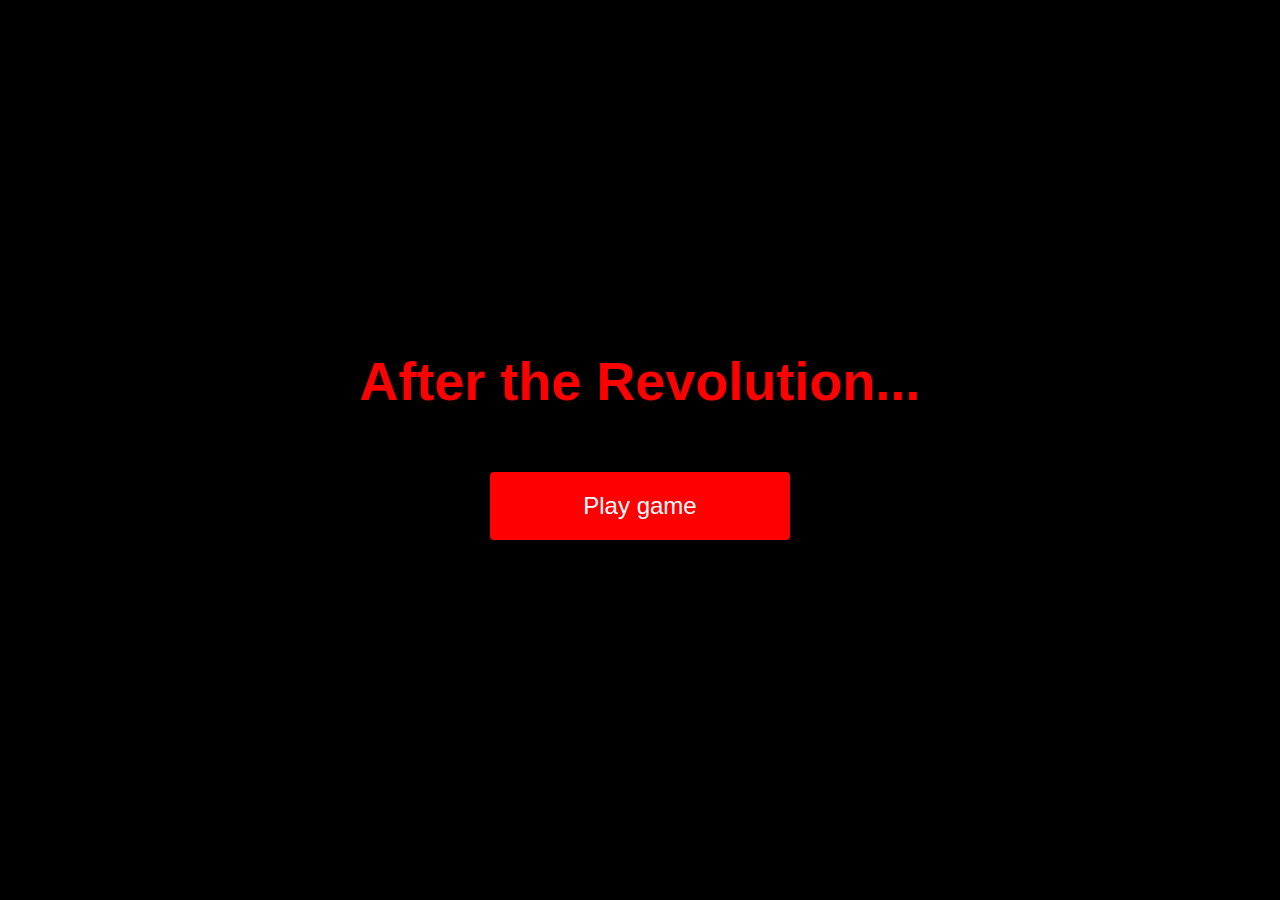
<file: revolutionary-quiz/index.html>
<!DOCTYPE html>
<html lang="en">
<head>
    <meta charset="UTF-8">
    <meta name="viewport" content="width=device-width, initial-scale=1.0">
    <title>Home page</title>
    <link rel="stylesheet" href="style.css">
</head>
<body>
    <div class="container">
        <div id="home" class="flex-column flex-center">
            <h1>After the Revolution...</h1>
            <a href="/intro.html" class="btn">Play game</a>
        </div>
    </div>
</body>
</html>
</file>
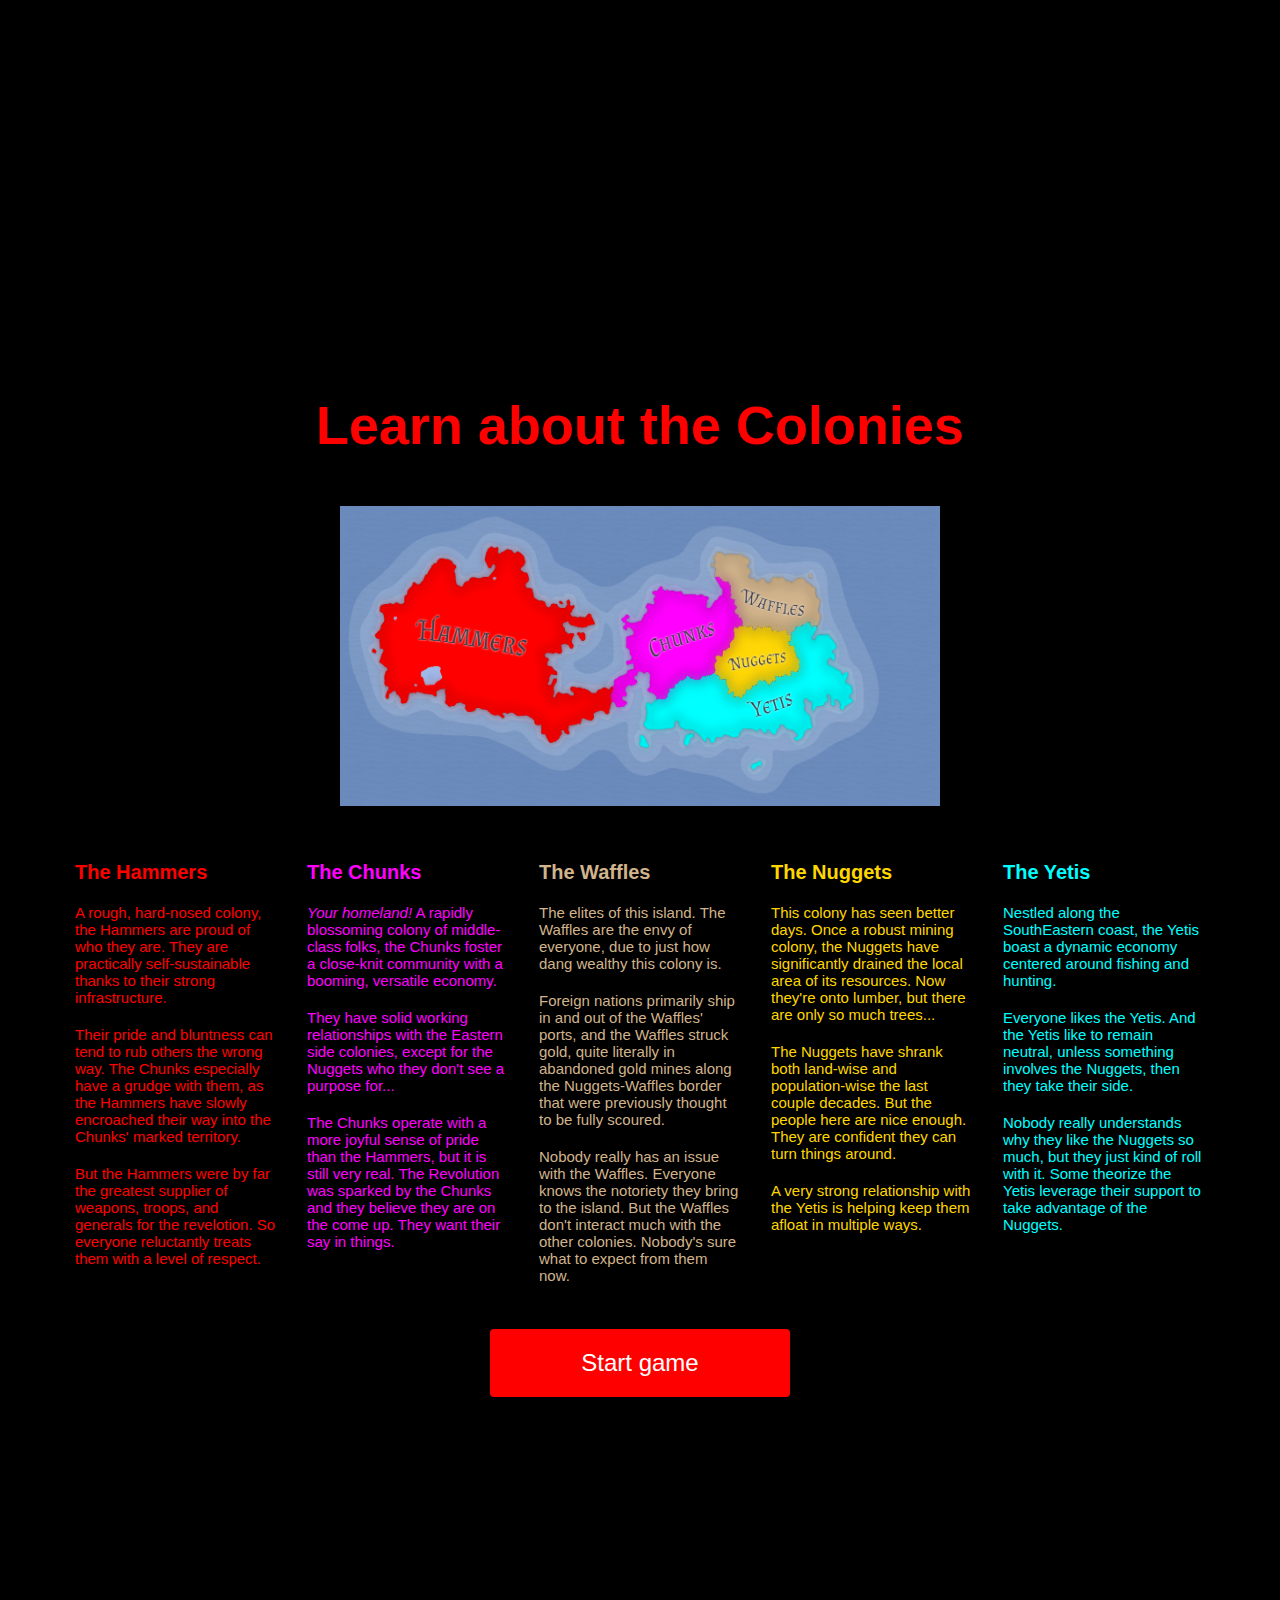
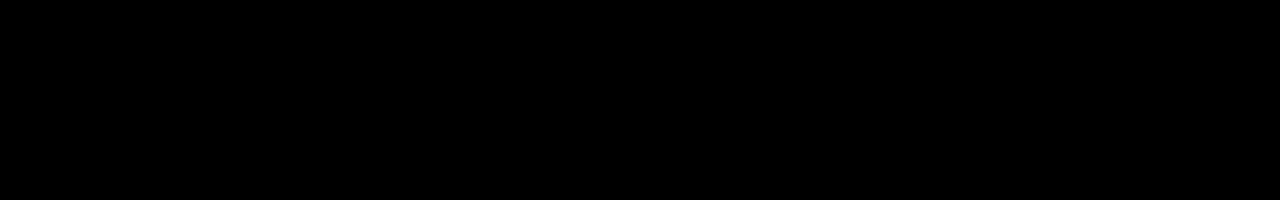
<file: revolutionary-quiz/colonies.html>
<!DOCTYPE html>
<html lang="en">
<head>
    <meta charset="UTF-8">
    <meta http-equiv="X-UA-Compatible" content="IE=edge">
    <meta name="viewport" content="width=device-width, initial-scale=1.0">
    <title>Colonies</title>
    <link rel="stylesheet" href="colonies.css">
</head>
<body>
    <div class="container">
        <div id="colonies" class="flex-column flex-center">
            <h1>Learn about the Colonies</h1>
            <img src="lassian_colonies.png" alt="The Lassian Colonies" width="600" height="300">
            <div class="row">
                <div class = "column 1">
                    <p>
                        <b style="color:red;">The Hammers</b>
                    </p>
                    <p style="color:red;">
                        A rough, hard-nosed colony, the Hammers are proud of who they are.
                        They are practically self-sustainable thanks to their strong infrastructure.
                    </p>
                    <p style="color:red;">
                        Their pride and bluntness can tend to rub others the wrong way. The Chunks
                        especially have a grudge with them, as the Hammers have slowly encroached their way
                        into the Chunks' marked territory.
                    </p>
                    <p style="color:red;">
                        But the Hammers were by far the greatest supplier of weapons, troops, and generals for the revelotion.
                        So everyone reluctantly treats them with a level of respect.
                    </p>
                </div>
                <div class = "column 2">
                    <p>
                        <b style="color:magenta;">The Chunks</b>
                    </p>
                    <p style="color:magenta;">
                        <i>Your homeland!</i> A rapidly blossoming colony of middle-class folks, the Chunks foster a close-knit community
                        with a booming, versatile economy.
                    </p>
                    <p style="color:magenta;">
                        They have solid working relationships with the Eastern side colonies, except for the Nuggets who they
                        don't see a purpose for...
                    </p>
                    <p style="color:magenta;">
                        The Chunks operate with a more joyful sense of pride than the Hammers, but it is still very real. The
                        Revolution was sparked by the Chunks and they believe they are on the come up. They want their say in things.
                    </p>
                </div>
                <div class = "column 3">
                    <p>
                        <b style="color:tan;">The Waffles</b>
                    </p>
                    <p style="color:tan;">
                        The elites of this island. The Waffles are the envy of everyone, due to just how dang wealthy this colony is.
                    </p>
                    <p style="color:tan;">
                        Foreign nations primarily ship in and out of the Waffles' ports, and the Waffles struck gold, quite literally in
                        abandoned gold mines along the Nuggets-Waffles border that were previously thought to be fully scoured.
                    </p>
                    <p style="color:tan;">
                        Nobody really has an issue with the Waffles. Everyone knows the notoriety they bring to the island. But the Waffles
                        don't interact much with the other colonies. Nobody's sure what to expect from them now.
                    </p>
                </div>
                <div class = "column 4">
                    <p style="color:gold;">
                        <b>The Nuggets</b>
                    </p>
                    <p style="color:gold;">
                        This colony has seen better days. Once a robust mining colony, the Nuggets have significantly drained the local area of its resources.
                        Now they're onto lumber, but there are only so much trees...
                    </p>
                    <p style="color:gold;">
                        The Nuggets have shrank both land-wise and population-wise the last couple decades.
                        But the people here are nice enough. They are confident they can turn things around.
                    </p>
                    <p style="color:gold;">
                        A very strong relationship with the Yetis is helping keep them afloat in multiple ways.
                    </p>
                </div>
                <div class = "column 5">
                    <p>
                        <b style="color:cyan;">The Yetis</b>
                    </p>
                    <p style="color:cyan;">
                        Nestled along the SouthEastern coast, the Yetis boast a dynamic economy centered around fishing and hunting.
                    </p>
                    <p style="color:cyan;">
                        Everyone likes the Yetis.
                        And the Yetis like to remain neutral, unless something involves the Nuggets, then they take their side.
                    </p>
                    <p style="color:cyan;">
                        Nobody really understands why they like the Nuggets so much, but they just kind of roll with it. Some theorize the Yetis
                        leverage their support to take advantage of the Nuggets.
                    </p>
                </div>
            </div>
            <a href="/game.html" class="btn">Start game</a>
        </div>
    </div>
</body>
</html>
</file>
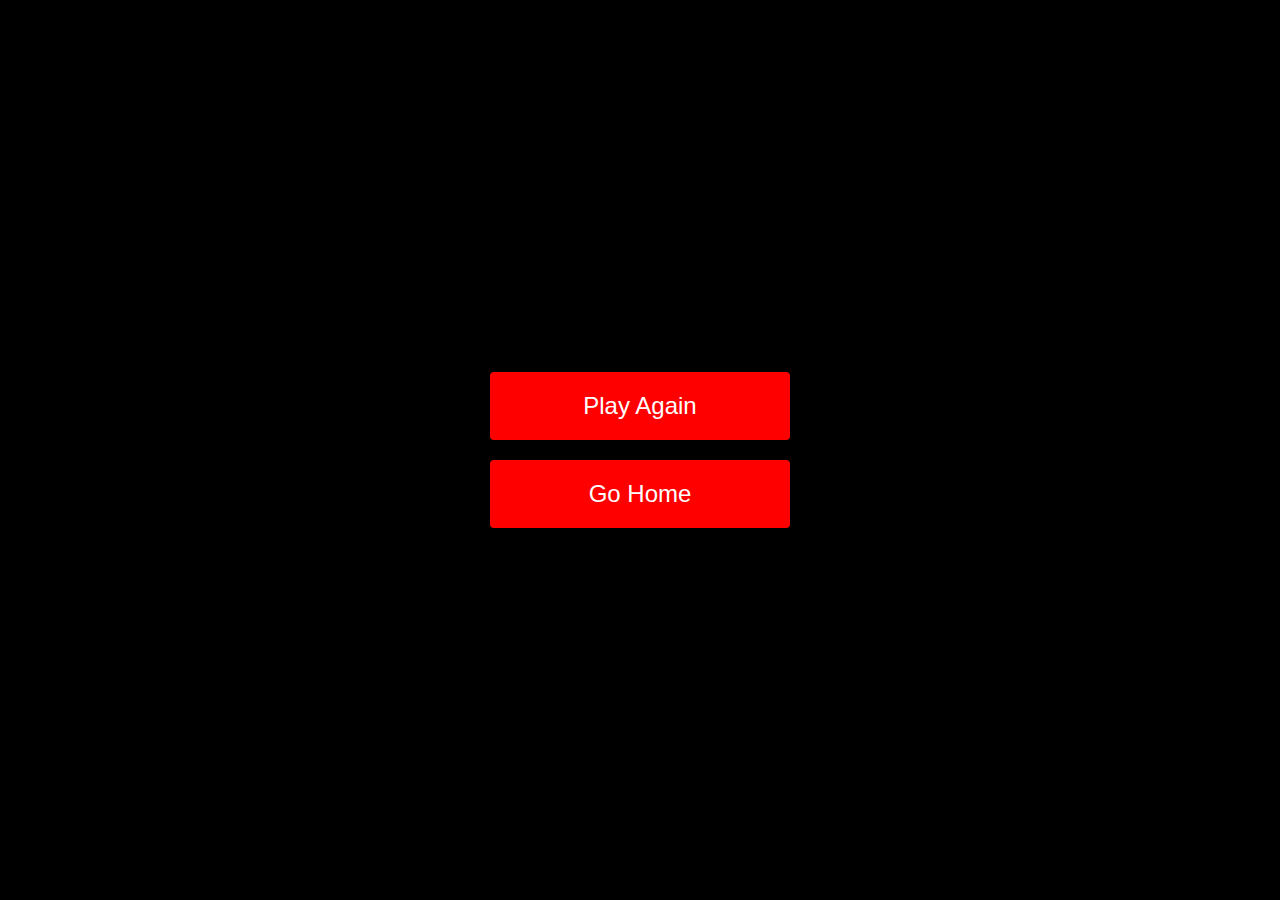
<file: revolutionary-quiz/end.html>
<!DOCTYPE html>
<html lang="en">
<head>
    <meta charset="UTF-8">
    <meta http-equiv="X-UA-Compatible" content="IE=edge">
    <meta name="viewport" content="width=device-width, initial-scale=1.0">
    <title>Document</title>
    <link rel="stylesheet" href="style.css">
    <link rel="stylesheet" href="game.css">
</head>
<body>
    <div class="container">
        <div id="end" class="flex-center flex-column">
            <a href="/intro.html" class="btn">Play Again</a>
            <a href="/" class="btn">Go Home</a>
        </div>
    </div>
    <script src="end.js"></script>
</body>
</html>
</file>
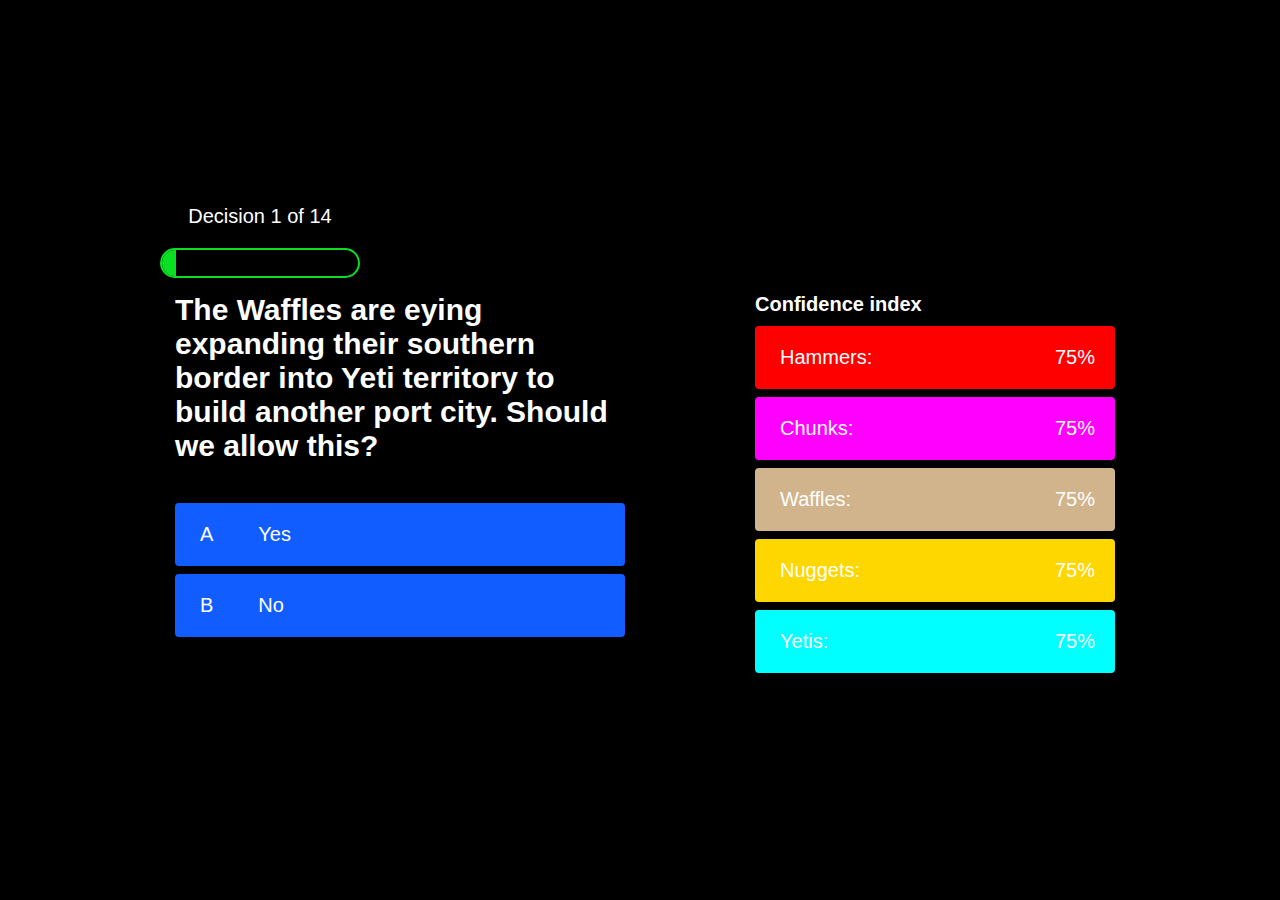
<file: revolutionary-quiz/game.html>
<!DOCTYPE html>
<html lang="en">
<head>
    <meta charset="UTF-8">
    <meta http-equiv="X-UA-Compatible" content="IE=edge">
    <meta name="viewport" content="width=device-width, initial-scale=1.0">
    <title>Quiz Page</title>
    <link rel="stylesheet" href="style.css">
    <link rel="stylesheet" href="game.css">
</head>
<body>
    <div class="container">
        <div id="game" class="justify-center flex-column">
            <div id="hud">
                <div class="hud-item">
                    <p id="progressText" class="hud-prefix">
                        Question
                    </p>
                    <div id="progressBar">
                        <div id="progressBarFull"></div>
                    </div>
                </div>
            </div>
            <div class = "row">
                <div class = "column q">
                    <h4 id="question">What is the answer to this question</h4>
                    <div class="choice-container">
                        <p class="choice-prefix">A</p>
                        <p class="choice-text" data-number="1">Choice</p>
                    </div>
                    <div class="choice-container">
                        <p class="choice-prefix">B</p>
                        <p class="choice-text" data-number="2">Choice</p>
                    </div>
                </div>
                <div class = "column col">
                    <h3>Confidence index</h3>
                    <div class="hammers-container">
                        <p class="colony-prefix">Hammers: </p>
                        <p id="hammers" class="colony-text" data-number="0">1</p>
                    </div>
                    <div class="chunks-container">
                        <p class="colony-prefix">Chunks: </p>
                        <p id="chunks" class="colony-text" data-number="1">2</p>
                    </div>
                    <div class="waffles-container">
                        <p class="colony-prefix">Waffles: </p>
                        <p id="waffles" class="colony-text" data-number="2">3</p>
                    </div>
                    <div class="nuggets-container">
                        <p class="colony-prefix">Nuggets: </p>
                        <p id="nuggets" class="colony-text" data-number="3">4</p>
                    </div>
                    <div class="yetis-container">
                        <p class="colony-prefix">Yetis: </p>
                        <p id="yetis" class="colony-text" data-number="4">5</p>
                    </div>
                </div>
            </div>
        </div>    
    </div>
    <script src="game.js"></script>
</body>
</html>
</file>
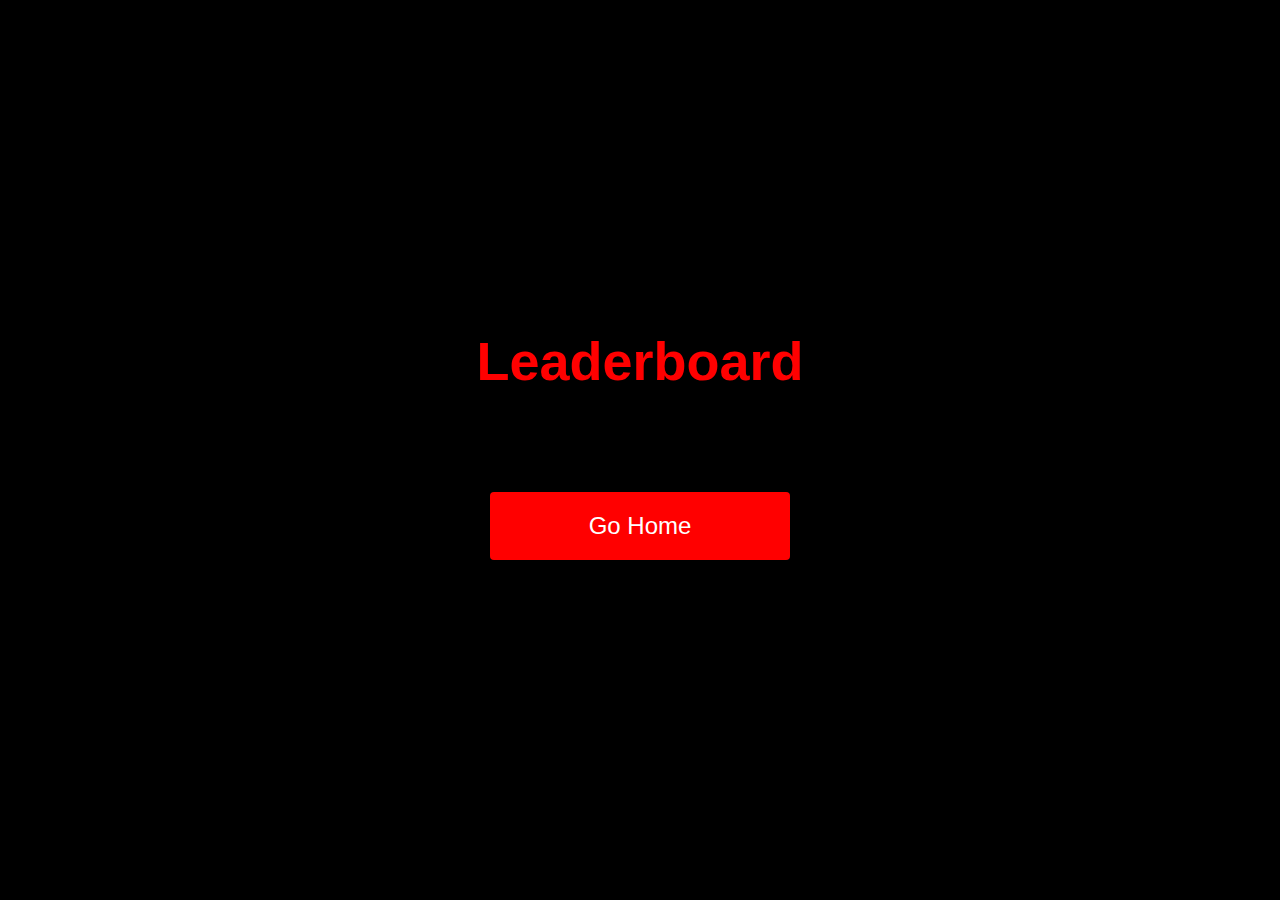
<file: revolutionary-quiz/highscores.html>
<!DOCTYPE html>
<html lang="en">
<head>
    <meta charset="UTF-8">
    <meta http-equiv="X-UA-Compatible" content="IE=edge">
    <meta name="viewport" content="width=device-width, initial-scale=1.0">
    <title>High Scores</title>
    <link rel="stylesheet" href="style.css">
    <link rel="stylesheet" href="highscores.css">
</head>
<body>
    <div class="container">
        <div id="highScores" class="flex-center flex-column">
            <h1 id="finalScore">Leaderboard</h1>
            <ul id="highScoresList"></ul>
            <a href="/" class="btn">Go Home</a>
        </div>
    </div>
    <script src="highscores.js"></script>
</body>
</html>
</file>
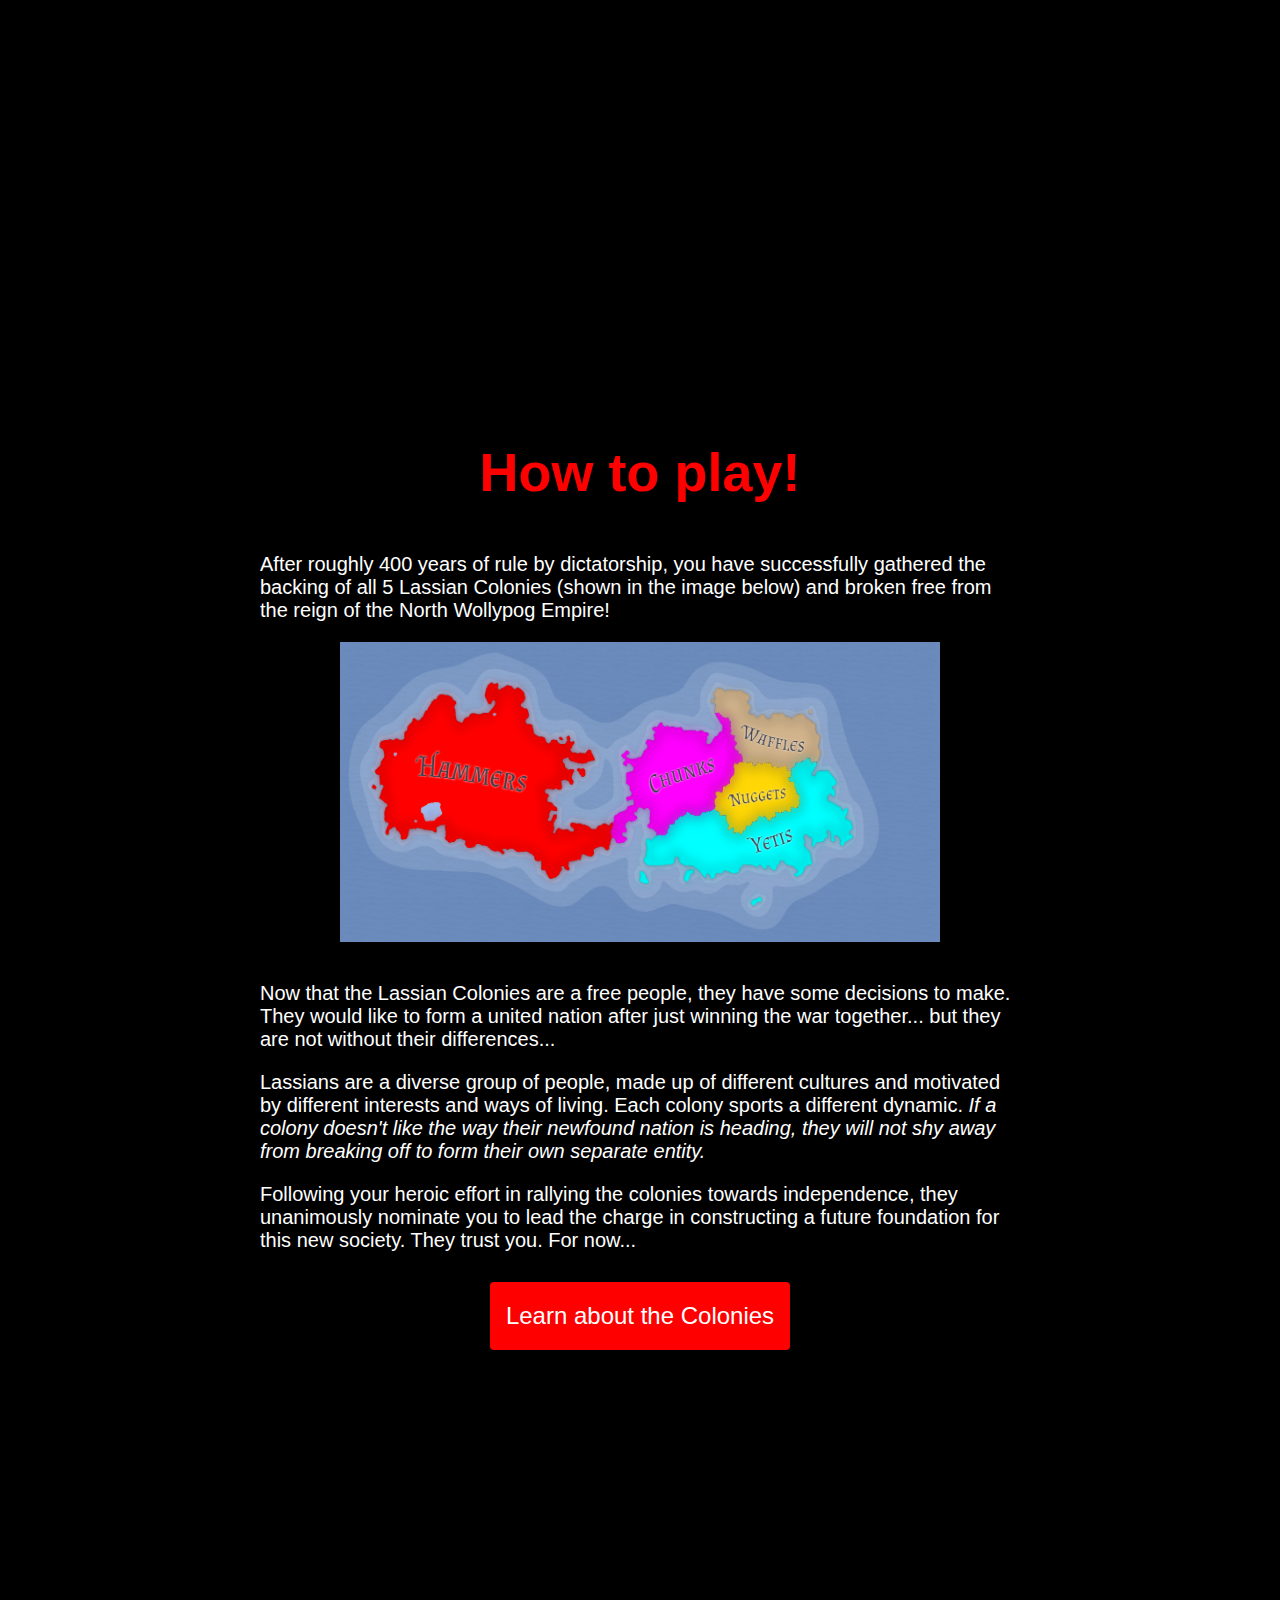
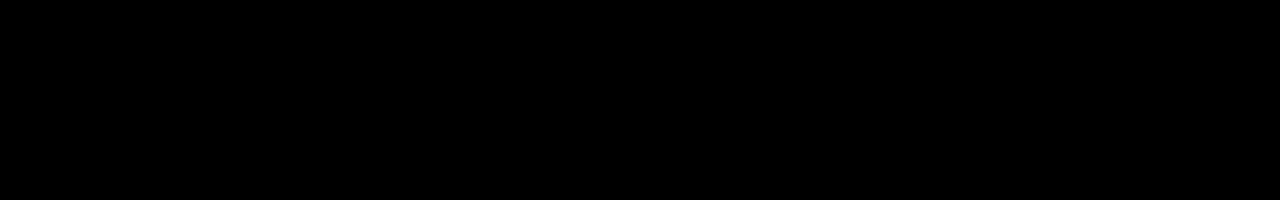
<file: revolutionary-quiz/intro.html>
<!DOCTYPE html>
<html lang="en">
<head>
    <meta charset="UTF-8">
    <meta http-equiv="X-UA-Compatible" content="IE=edge">
    <meta name="viewport" content="width=device-width, initial-scale=1.0">
    <title>Intro</title>
    <link rel="stylesheet" href="intro.css">
</head>
<body>
    <div class="container">
        <div id="intro" class="flex-column flex-center">
            <h1>How to play!</h1>
            <p>After roughly 400 years of rule by dictatorship, you have successfully
                gathered the backing of all 5 Lassian Colonies (shown in the image
                below) and broken free from the reign of the North Wollypog Empire!
            </p>
            <img src="lassian_colonies.png" alt="The Lassian Colonies" width="600" height="300">
            <p>
                Now that the Lassian Colonies are a free people, they have some decisions to make.
                They would like to form a united nation after just winning the war together...
                but they are not without their differences...
            </p>
            <p>
                Lassians are a diverse group of people, made up of different cultures and motivated
                by different interests and ways of living. Each colony sports a different dynamic.
                <i> If a colony doesn't like the way their newfound nation is heading, they will
                    not shy away from breaking off to form their own separate entity.
                </i>
            </p>
            <p>
                Following your heroic effort in rallying the colonies towards independence,
                they unanimously nominate you to lead the charge in constructing a future foundation
                for this new society. They trust you. For now...
            </p>
            <a href="/colonies.html" class="btn">Learn about the Colonies</a>
        </div>
    </div>
</body>
</html>
</file>
<file: revolutionary-quiz/style.css>
:root {
    background-color: black;
}

*{
    box-sizing: border-box;
    margin: 0;
    padding: 0;
    font-size: 62.5%;
    font-family:'Segoe UI', Tahoma, Geneva, Verdana, sans-serif;
}

h1 {
    font-size: 5.4rem;
    color: red;
    margin-bottom: 5rem;
}

h2 {
    font-size: 4.2rem;
    margin-bottom: 4rem;
}

h4 {
    font-size: 3rem;
    margin-bottom: 4rem;
}

p {
    font-size: 2rem;
    color: white;
    text-align: left;
    margin-bottom: 4rem;
}

i {
    font-size: 2rem;
}

bi {
    font-size: 2rem;
}

img {
    margin-bottom: 4rem;
}

.container {
    width: 100vw;
    height: 100vh;
    display: flex;
    justify-content: center;
    align-items: center;
    max-width: 80rem;
    margin: 0 auto;
    padding: 2rem;
}

.flex-column {
    display: flex;
    flex-direction: column;
}

.flex-center {
    justify-content: center;
    align-items: center;
}

.justify-center {
    justify-content: center;
}

.text-center {
    text-align: center;
}

.hidden {
    display: none;
}

.btn {
    font-size: 2.4rem;
    padding: 2rem 0;
    width: 30rem;
    text-align: center;
    margin-top: 1rem;
    margin-bottom: 1rem;
    text-decoration: none;
    color: white;
    background: red;
    border-radius: 4px;
}

.btn:hover {
    cursor: pointer;
    transition: transform 150ms;
    transform: scale(1.03);
}

.btn[disabled]:hover {
    cursor: not-allowed;
    box-shadow: none;
    transform: none;
}

/* End Page CSS */
.end-form-container {
    width: 100%;
    display: flex;
    flex-direction: column;
    align-items: center;
    max-width: 30rem;
}

input {
    margin-bottom: 1rem;
    width: 20rem;
    padding: 1.5rem;
    font-size: 1.8rem;
    border: none;
    box-shadow: 0 0.1rem 1.4rem 0 rgba(86, 185, 235, 01.5);
}

input::placeholder {
    color: #aaa
}

#username {
    margin-bottom: 3rem;
    width: 100%;
    outline: none;
}

#end-text {
    font-size: 2.4rem;
    color: #fff;
    text-align: center;
}
</file>
<file: revolutionary-quiz/colonies.css>
:root {
    background-color: black;
}

*{
    box-sizing: border-box;
    margin: 0;
    padding: 0;
    font-size: 62.5%;
    font-family:'Segoe UI', Tahoma, Geneva, Verdana, sans-serif;
}

h1 {
    font-size: 5.4rem;
    color: red;
    margin-bottom: 5rem;
}

h2 {
    font-size: 4.2rem;
    margin-bottom: 4rem;
}

p {
    font-size: 1.5rem;
    color: white;
    text-align: left;
    margin-bottom: 2rem;
}

i {
    font-size: 1.5rem;
}

.column {
    float: left;
    width: 20%;
    padding: 1.5rem;
    font-size: 2rem;
  }
  
  .row:after {
    content: "";
    display: table;
    clear: both;
  }
  

b {
    font-size: 2rem;
}

img {
    margin-bottom: 4rem;
}

.container {
    width: 100vw;
    height: 200vh;
    display: flex;
    justify-content: center;
    align-items: center;
    max-width: 120rem;
    margin: 0 auto;
    padding: 2rem;
}

.flex-column {
    display: flex;
    flex-direction: column;
}

.flex-center {
    justify-content: center;
    align-items: center;
}

.justify-center {
    justify-content: center;
}

.text-center {
    text-align: center;
}

.hidden {
    display: none;
}

.btn {
    font-size: 2.4rem;
    padding: 2rem 0;
    width: 30rem;
    text-align: center;
    margin-top: 1rem;
    margin-bottom: 1rem;
    text-decoration: none;
    color: white;
    background: red;
    border-radius: 4px;
}

.btn:hover {
    cursor: pointer;
    transition: transform 150ms;
    transform: scale(1.03);
}

.btn[disabled]:hover {
    cursor: not-allowed;
    box-shadow: none;
    transform: none;
}

/* End Page CSS */
.end-form-container {
    width: 100%;
    display: flex;
    flex-direction: column;
    align-items: center;
    max-width: 30rem;
}

input {
    margin-bottom: 1rem;
    width: 20rem;
    padding: 1.5rem;
    font-size: 1.8rem;
    border: none;
    box-shadow: 0 0.1rem 1.4rem 0 rgba(86, 185, 235, 01.5);
}

input::placeholder {
    color: #aaa
}

#username {
    margin-bottom: 3rem;
    width: 100%;
    outline: none;
}

#end-text {
    font-size: 2.4rem;
    color: #fff;
    text-align: center;
}
</file>
<file: revolutionary-quiz/game.css>
body{
    color: white
}

h3{
    font-size: 2rem;
    color: white;
    text-align: left;
    margin-bottom: 1rem;
    margin-left:10rem;
}

p {
    font-size: 2rem;
    color: white;
    text-align: left;
    margin-bottom: 0rem;
}

.column {
    float: left;
    width: 50%;
    padding: 1.5rem;
    font-size: 2rem;
}
  
.row:after {
    content: "";
    display: table;
    clear: both;
}

.container {
    width: 100vw;
    height: 100vh;
    display: flex;
    justify-content: center;
    align-items: center;
    max-width: 100rem;
    margin: 0 auto;
    padding: 2rem;
}
.choice-container {
    display: flex;
    margin-bottom: 0.8rem;
    width: 100%;
    border-radius: 4px;
    background: rgb(18, 93,  255);
    font-size: 3rem;
    min-width: 20rem;
}

.hammers-container {
    display: flex;
    justify-content: left;
    margin-bottom: 0.8rem;
    margin-left: 10rem;
    width: 80%;
    border-radius: 4px;
    background: red;
    font-size: 3rem;
    min-width: 20rem;
}

.chunks-container {
    display: flex;
    justify-content: left;
    margin-bottom: 0.8rem;
    margin-left: 10rem;
    width: 80%;
    border-radius: 4px;
    background: magenta;
    font-size: 3rem;
    min-width: 20rem;
}

.waffles-container {
    display: flex;
    justify-content: left;
    margin-bottom: 0.8rem;
    margin-left: 10rem;
    width: 80%;
    border-radius: 4px;
    background: tan;
    font-size: 3rem;
    min-width: 20rem;
}

.nuggets-container {
    display: flex;
    justify-content: left;
    margin-bottom: 0.8rem;
    margin-left: 10rem;
    width: 80%;
    border-radius: 4px;
    background: gold;
    font-size: 3rem;
    min-width: 20rem;
}

.yetis-container {
    display: flex;
    justify-content: left;
    margin-bottom: 0.8rem;
    margin-left: 10rem;
    width: 80%;
    border-radius: 4px;
    background: cyan;
    font-size: 3rem;
    min-width: 20rem;
}

.choice-container:hover {
    cursor: pointer;
    box-shadow: 0 0.4rem 1.4rem 0 rgba(6, 103, 247, 0.5);
    transform: scale(1.02);
    transform: transform 100ms;
}

.choice-prefix {
    padding: 2rem 2.5rem;
    color: white;
}

.choice-text {
    padding: 2rem;
    width: 100%;
}

.colony-prefix {
    padding: 2rem 2.5rem;
    color: white;
}

.colony-text {
    padding: 2rem;
    width: 100%;
    text-align: right;
}

.correct {
    background: green;
}

.incorrect {
    background: red;
}

#hud {
    display: flex;
    justify-content: space-between;
}

.hud-prefix {
    text-align: center;
    font-size: 2rem;
}

.hud-main-text {
    text-align: center;
}

#progressBar {
    width: 20rem;
    height: 3rem;
    border: 0.2rem solid rgb(11,223,36);
    margin-top: 2rem;
    border-radius: 50px;
    overflow: hidden;
}

#progressBarFull {
    height: 100%;
    background: rgb(11,223,36);
    width: 0%;
}

@media screen and (max-with: 768px) {
    .choice-container{
        min-width: 40rem;
    }
}
</file>
<file: revolutionary-quiz/highscores.css>
body {
    color: white
}

#highScoresList {
    list-style: none;
    margin-bottom: 4rem;
}

.highScore {
    font-size: 2.8rem;
    margin-bottom: 0.5rem;
}
</file>
<file: revolutionary-quiz/intro.css>
:root {
    background-color: black;
}

*{
    box-sizing: border-box;
    margin: 0;
    padding: 0;
    font-size: 62.5%;
    font-family:'Segoe UI', Tahoma, Geneva, Verdana, sans-serif;
}

h1 {
    font-size: 5.4rem;
    color: red;
    margin-bottom: 5rem;
}

h2 {
    font-size: 4.2rem;
    margin-bottom: 4rem;
}

p {
    font-size: 2rem;
    color: white;
    text-align: left;
    margin-bottom: 2rem;
}

i {
    font-size: 2rem;
}

.column {
    float: left;
    width: 20%;
    padding: 1rem;
    font-size: 2rem;
  }
  
  .row:after {
    content: "";
    display: table;
    clear: both;
  }
  

b {
    font-size: 2rem;
}

img {
    margin-bottom: 4rem;
}

.container {
    width: 100vw;
    height: 200vh;
    display: flex;
    justify-content: center;
    align-items: center;
    max-width: 80rem;
    margin: 0 auto;
    padding: 2rem;
}

.flex-column {
    display: flex;
    flex-direction: column;
}

.flex-center {
    justify-content: center;
    align-items: center;
}

.justify-center {
    justify-content: center;
}

.text-center {
    text-align: center;
}

.hidden {
    display: none;
}

.btn {
    font-size: 2.4rem;
    padding: 2rem 0;
    width: 30rem;
    text-align: center;
    margin-top: 1rem;
    margin-bottom: 1rem;
    text-decoration: none;
    color: white;
    background: red;
    border-radius: 4px;
}

.btn:hover {
    cursor: pointer;
    transition: transform 150ms;
    transform: scale(1.03);
}

.btn[disabled]:hover {
    cursor: not-allowed;
    box-shadow: none;
    transform: none;
}

/* End Page CSS */
.end-form-container {
    width: 100%;
    display: flex;
    flex-direction: column;
    align-items: center;
    max-width: 30rem;
}

input {
    margin-bottom: 1rem;
    width: 20rem;
    padding: 1.5rem;
    font-size: 1.8rem;
    border: none;
    box-shadow: 0 0.1rem 1.4rem 0 rgba(86, 185, 235, 01.5);
}

input::placeholder {
    color: #aaa
}

#username {
    margin-bottom: 3rem;
    width: 100%;
    outline: none;
}

#end-text {
    font-size: 2.4rem;
    color: #fff;
    text-align: center;
}
</file>
